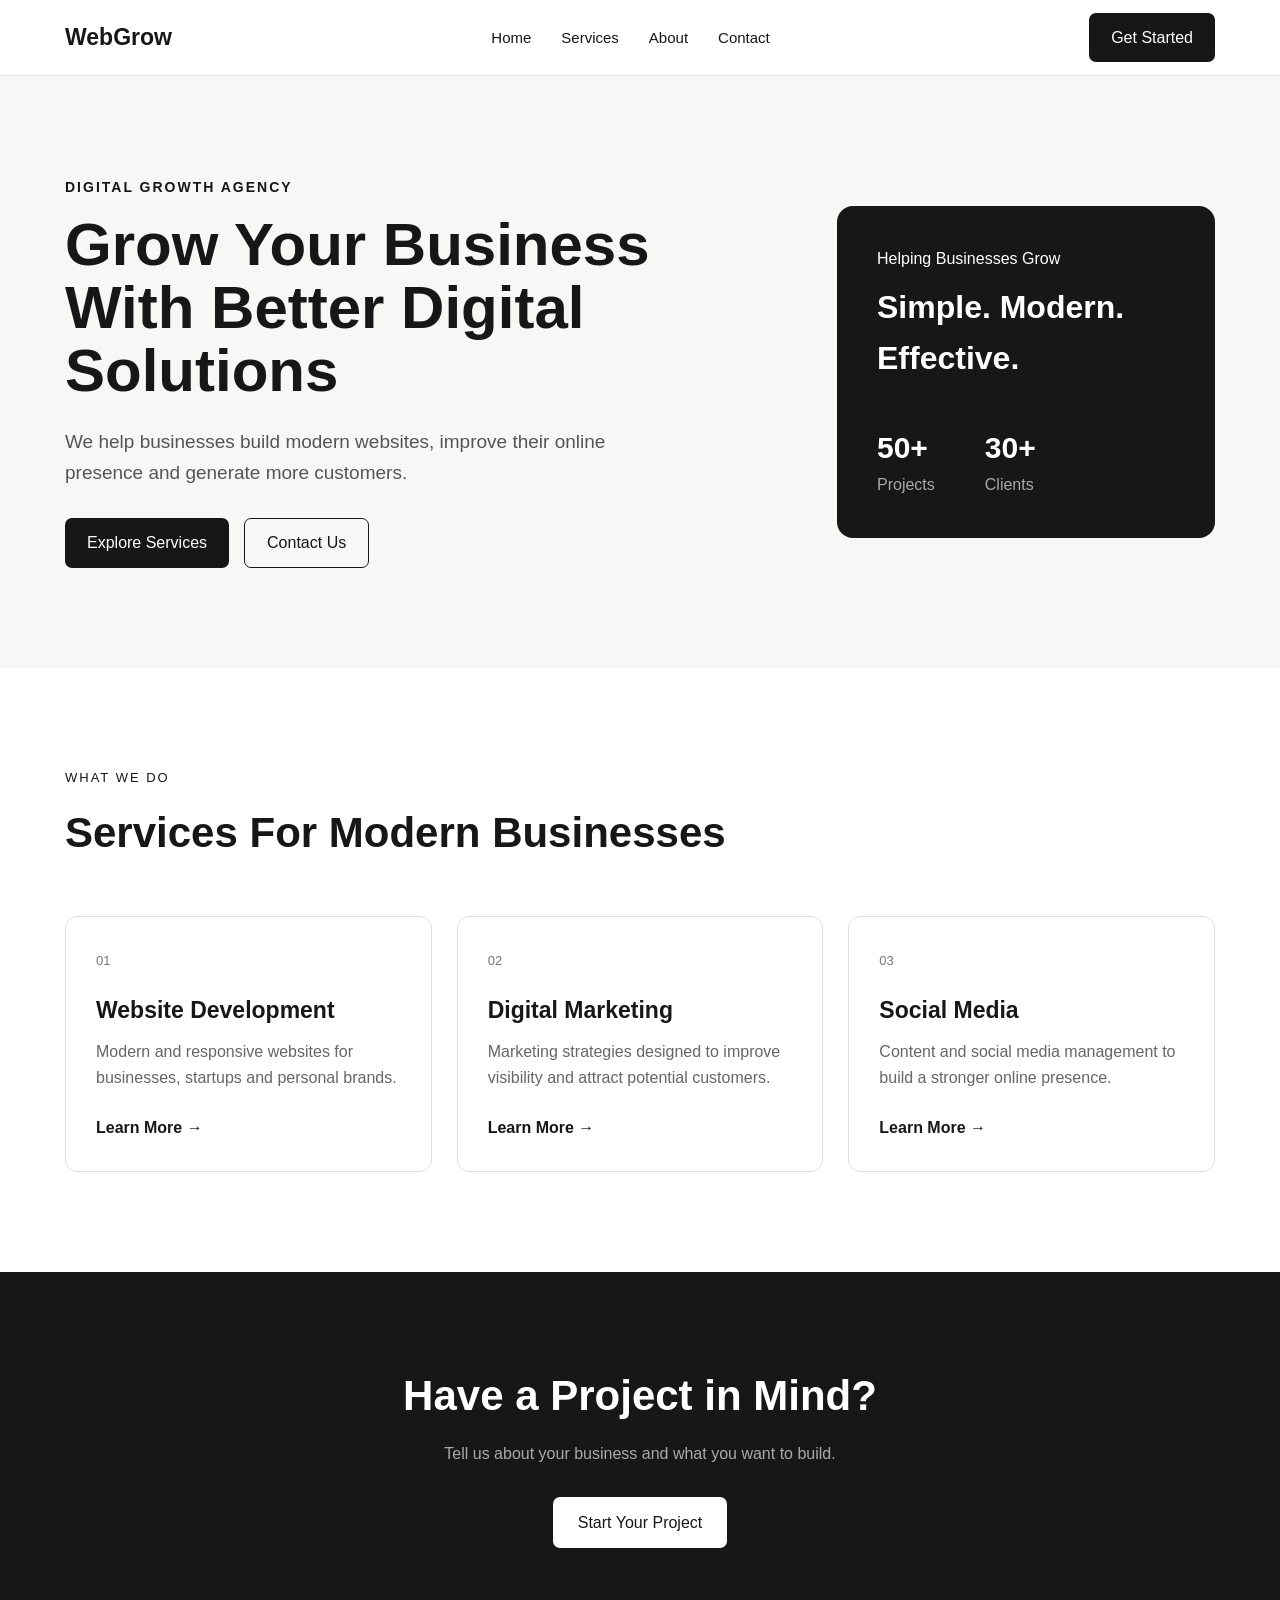
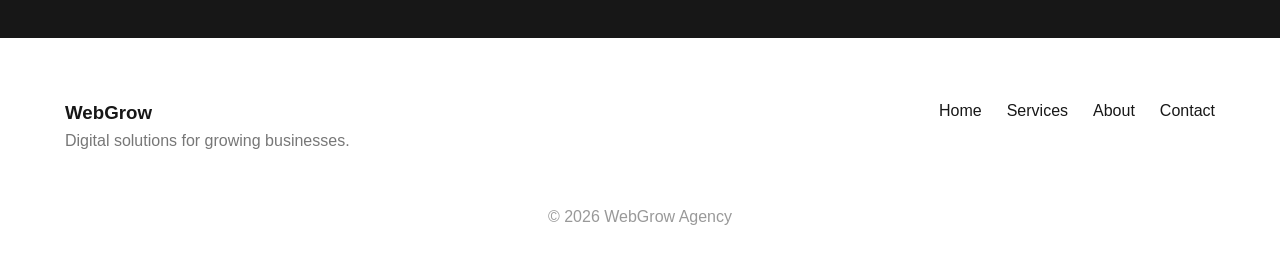
<file: index.html>
<!DOCTYPE html>
<html>
<head>
    <title>WebGrow Agency</title>
    <link rel="stylesheet" href="style.css">
    <!-- Google Tag Manager -->
<script>(function(w,d,s,l,i){w[l]=w[l]||[];w[l].push({'gtm.start':
new Date().getTime(),event:'gtm.js'});var f=d.getElementsByTagName(s)[0],
j=d.createElement(s),dl=l!='dataLayer'?'&l='+l:'';j.async=true;j.src=
'https://www.googletagmanager.com/gtm.js?id='+i+dl;f.parentNode.insertBefore(j,f);
})(window,document,'script','dataLayer','GTM-WK4CLGWX');</script>
<!-- End Google Tag Manager -->
</head>

<body>

<!-- Google Tag Manager (noscript) -->
<noscript><iframe src="https://www.googletagmanager.com/ns.html?id=GTM-WK4CLGWX"
height="0" width="0" style="display:none;visibility:hidden"></iframe></noscript>
<!-- End Google Tag Manager (noscript) -->

<header>
    <div class="container nav">
        <div class="logo">WebGrow</div>

        <nav>
            <a href="index.html">Home</a>
            <a href="service.html">Services</a>
            <a href="about.html">About</a>
            <a href="contact.html">Contact</a>
        </nav>

        <a href="lead.html" class="btn">Get Started</a>
    </div>
</header>


<section class="hero">
    <div class="container hero-content">

        <div class="hero-text">
            <p class="tag">Digital Growth Agency</p>

            <h1>
                Grow Your Business With Better Digital Solutions
            </h1>

            <p>
                We help businesses build modern websites, improve their
                online presence and generate more customers.
            </p>

            <div class="hero-buttons">
                <a href="service.html" class="btn">Explore Services</a>
                <a href="contact.html" class="btn-outline">Contact Us</a>
            </div>
        </div>

        <div class="hero-card">
            <p>Helping Businesses Grow</p>

            <h2>Simple. Modern. Effective.</h2>

            <div class="stats">
                <div>
                    <strong>50+</strong>
                    <span>Projects</span>
                </div>

                <div>
                    <strong>30+</strong>
                    <span>Clients</span>
                </div>
            </div>
        </div>

    </div>
</section>


<section class="section">
    <div class="container">

        <div class="section-heading">
            <p>What We Do</p>
            <h2>Services For Modern Businesses</h2>
        </div>

        <div class="cards">

            <div class="card">
                <span>01</span>
                <h3>Website Development</h3>
                <p>
                    Modern and responsive websites for businesses,
                    startups and personal brands.
                </p>

                <a href="service.html">Learn More →</a>
            </div>

            <div class="card">
                <span>02</span>
                <h3>Digital Marketing</h3>
                <p>
                    Marketing strategies designed to improve visibility
                    and attract potential customers.
                </p>

                <a href="service.html">Learn More →</a>
            </div>

            <div class="card">
                <span>03</span>
                <h3>Social Media</h3>
                <p>
                    Content and social media management to build a
                    stronger online presence.
                </p>

                <a href="service.html">Learn More →</a>
            </div>

        </div>
    </div>
</section>


<section class="cta">
    <div class="container">
        <h2>Have a Project in Mind?</h2>

        <p>
            Tell us about your business and what you want to build.
        </p>

        <a href="lead.html" class="btn-light">Start Your Project</a>
    </div>
</section>


<footer>
    <div class="container footer">

        <div>
            <h3>WebGrow</h3>
            <p>Digital solutions for growing businesses.</p>
        </div>

        <div>
            <a href="index.html">Home</a>
            <a href="service.html">Services</a>
            <a href="about.html">About</a>
            <a href="contact.html">Contact</a>
        </div>

    </div>

    <p class="copyright">
        © 2026 WebGrow Agency
    </p>
</footer>

</body>
</html>
</file>
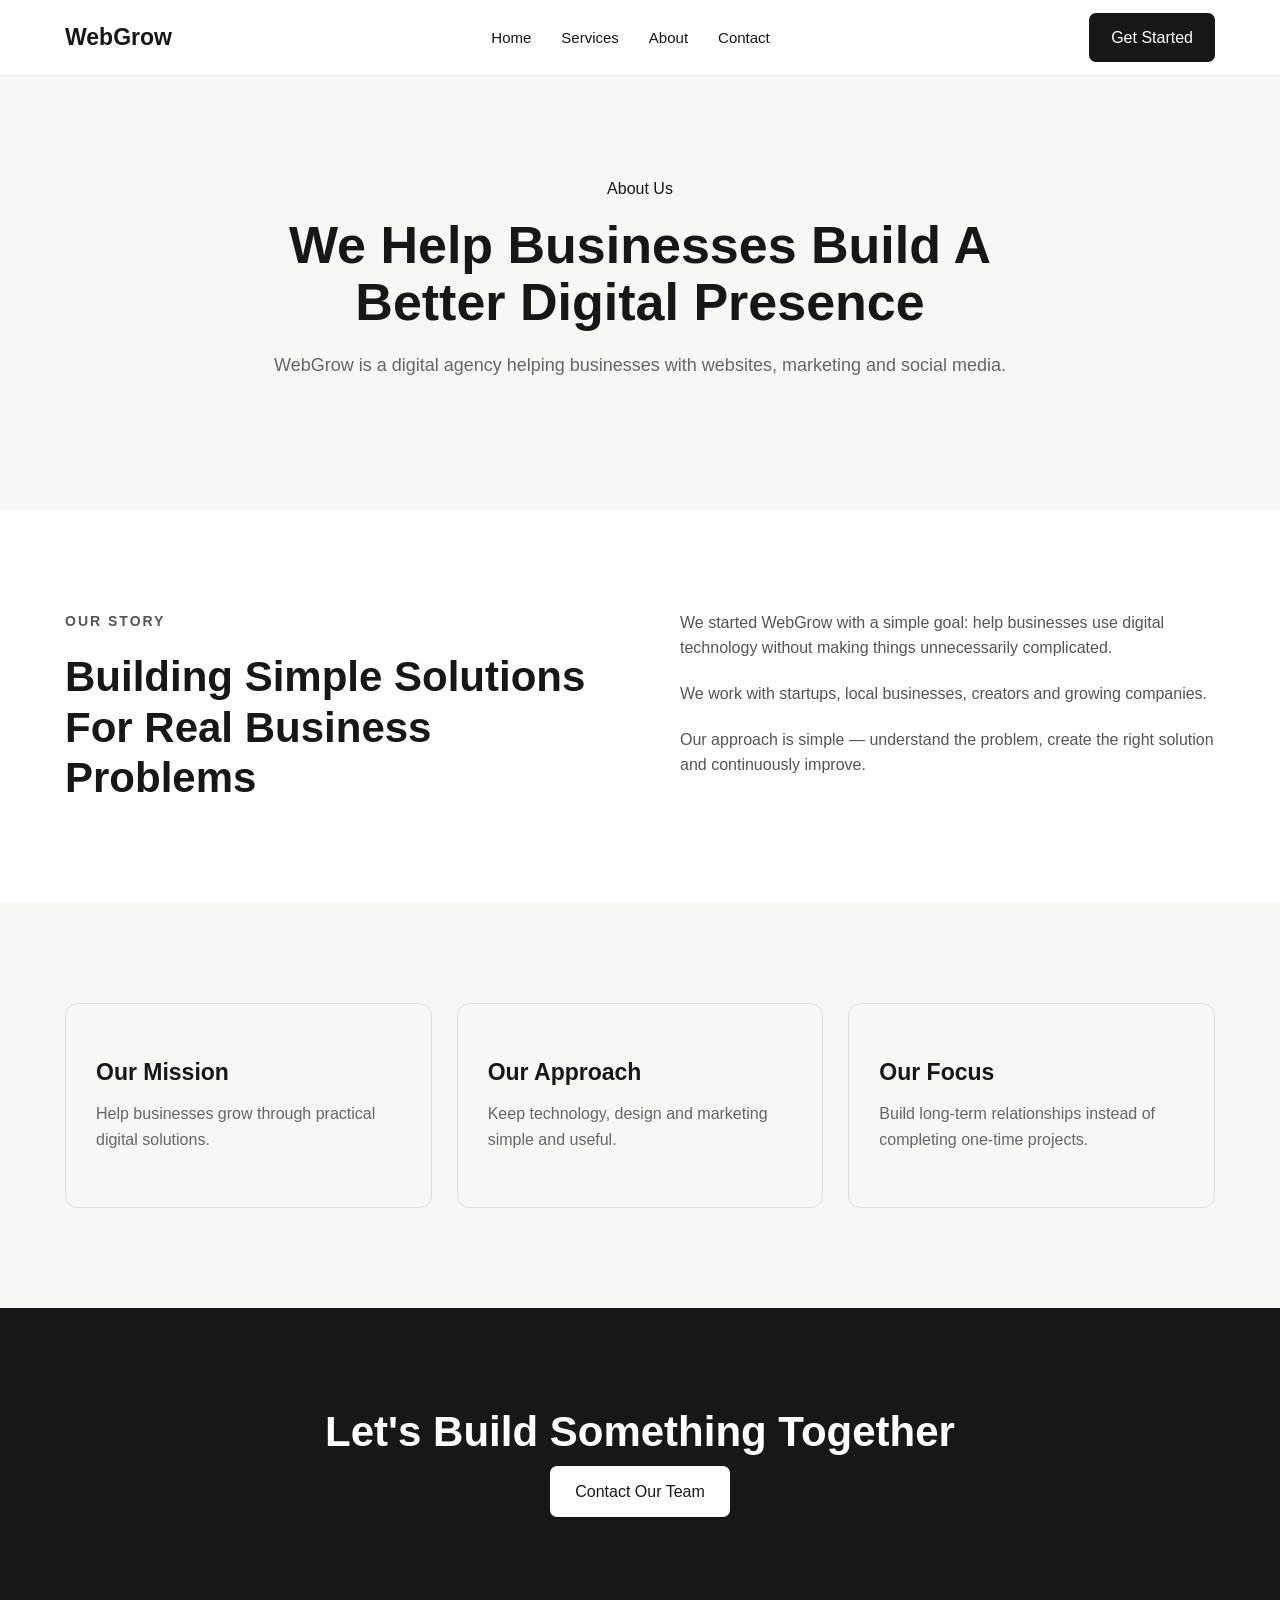
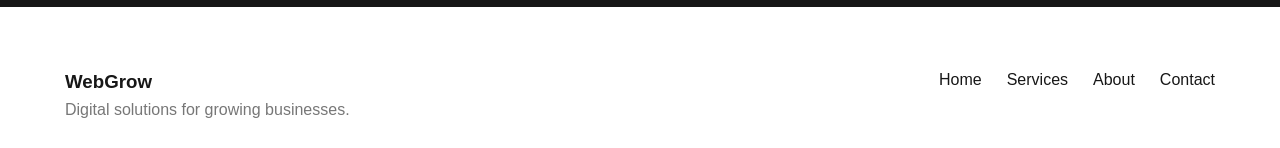
<file: about.html>
<!DOCTYPE html>
<html>

<head>
    <!-- Google Tag Manager -->
<script>(function(w,d,s,l,i){w[l]=w[l]||[];w[l].push({'gtm.start':
new Date().getTime(),event:'gtm.js'});var f=d.getElementsByTagName(s)[0],
j=d.createElement(s),dl=l!='dataLayer'?'&l='+l:'';j.async=true;j.src=
'https://www.googletagmanager.com/gtm.js?id='+i+dl;f.parentNode.insertBefore(j,f);
})(window,document,'script','dataLayer','GTM-WK4CLGWX');</script>
<!-- End Google Tag Manager -->
    <title>About Our Company</title>
    <link rel="stylesheet" href="style.css">
</head>

<body>
    <!-- Google Tag Manager (noscript) -->
<noscript><iframe src="https://www.googletagmanager.com/ns.html?id=GTM-WK4CLGWX"
height="0" width="0" style="display:none;visibility:hidden"></iframe></noscript>
<!-- End Google Tag Manager (noscript) -->

<header>

    <div class="container nav">

        <div class="logo">WebGrow</div>

        <nav>
            <a href="index.html">Home</a>
            <a href="service.html">Services</a>
            <a href="about.html">About</a>
            <a href="contact.html">Contact</a>
        </nav>

        <a href="lead.html" class="btn">Get Started</a>

    </div>

</header>


<section class="page-hero">

    <div class="container narrow">

        <p>About Us</p>

        <h1>
            We Help Businesses Build A Better Digital Presence
        </h1>

        <p>
            WebGrow is a digital agency helping businesses with
            websites, marketing and social media.
        </p>

    </div>

</section>


<section class="section">

    <div class="container about-grid">

        <div>

            <p class="tag">Our Story</p>

            <h2>
                Building Simple Solutions For Real Business Problems
            </h2>

        </div>

        <div>

            <p>
                We started WebGrow with a simple goal: help businesses
                use digital technology without making things
                unnecessarily complicated.
            </p>

            <p>
                We work with startups, local businesses, creators and
                growing companies.
            </p>

            <p>
                Our approach is simple — understand the problem,
                create the right solution and continuously improve.
            </p>

        </div>

    </div>

</section>


<section class="section grey">

    <div class="container">

        <div class="cards">

            <div class="card">
                <h3>Our Mission</h3>

                <p>
                    Help businesses grow through practical digital
                    solutions.
                </p>
            </div>


            <div class="card">
                <h3>Our Approach</h3>

                <p>
                    Keep technology, design and marketing simple and
                    useful.
                </p>
            </div>


            <div class="card">
                <h3>Our Focus</h3>

                <p>
                    Build long-term relationships instead of completing
                    one-time projects.
                </p>
            </div>

        </div>

    </div>

</section>


<section class="cta">

    <div class="container">

        <h2>Let's Build Something Together</h2>

        <a href="contact.html" class="btn-light">
            Contact Our Team
        </a>

    </div>

</section>


<footer>

    <div class="container footer">

        <div>
            <h3>WebGrow</h3>
            <p>Digital solutions for growing businesses.</p>
        </div>

        <div>
            <a href="index.html">Home</a>
            <a href="service.html">Services</a>
            <a href="about.html">About</a>
            <a href="contact.html">Contact</a>
        </div>

    </div>

</footer>

</body>

</html>
</file>
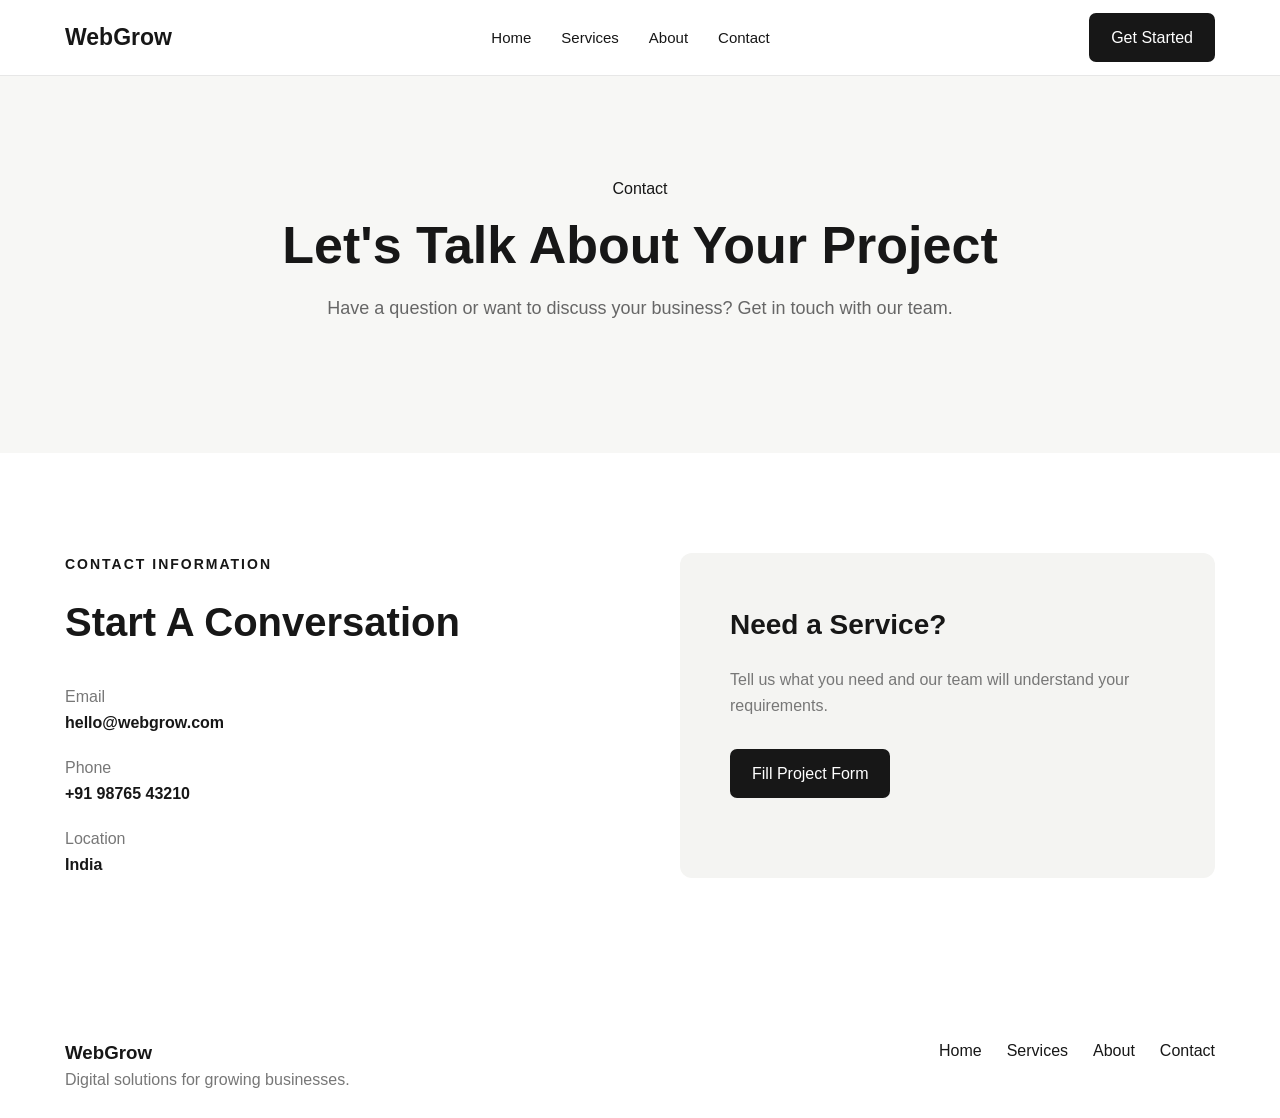
<file: contact.html>
<!DOCTYPE html>
<html>

<head>
    <!-- Google Tag Manager -->
    <script>(function(w,d,s,l,i){w[l]=w[l]||[];w[l].push({'gtm.start':
    new Date().getTime(),event:'gtm.js'});var f=d.getElementsByTagName(s)[0],
    j=d.createElement(s),dl=l!='dataLayer'?'&l='+l:'';j.async=true;j.src=
    'https://www.googletagmanager.com/gtm.js?id='+i+dl;f.parentNode.insertBefore(j,f);
    })(window,document,'script','dataLayer','GTM-WK4CLGWX');</script>
    <!-- End Google Tag Manager -->
    <title>Contact Us</title>
    <link rel="stylesheet" href="style.css">
</head>

<body>

    <!-- Google Tag Manager (noscript) -->
    <noscript><iframe src="https://www.googletagmanager.com/ns.html?id=GTM-WK4CLGWX"
    height="0" width="0" style="display:none;visibility:hidden"></iframe></noscript>
    <!-- End Google Tag Manager (noscript) -->

<header>

    <div class="container nav">

        <div class="logo">WebGrow</div>

        <nav>
            <a href="index.html">Home</a>
            <a href="service.html">Services</a>
            <a href="about.html">About</a>
            <a href="contact.html">Contact</a>
        </nav>

        <a href="lead.html" class="btn">Get Started</a>

    </div>

</header>


<section class="page-hero">

    <div class="container narrow">

        <p>Contact</p>

        <h1>Let's Talk About Your Project</h1>

        <p>
            Have a question or want to discuss your business?
            Get in touch with our team.
        </p>

    </div>

</section>


<section class="section">

    <div class="container contact-grid">

        <div>

            <p class="tag">Contact Information</p>

            <h2>Start A Conversation</h2>

            <p>
                Email
            </p>

            <strong>
                hello@webgrow.com
            </strong>

            <p>
                Phone
            </p>

            <strong>
                +91 98765 43210
            </strong>

            <p>
                Location
            </p>

            <strong>
                India
            </strong>

        </div>


        <div class="contact-box">

            <h3>Need a Service?</h3>

            <p>
                Tell us what you need and our team will understand your
                requirements.
            </p>

            <a href="lead.html" class="btn">
                Fill Project Form
            </a>

        </div>

    </div>

</section>


<footer>

    <div class="container footer">

        <div>
            <h3>WebGrow</h3>
            <p>Digital solutions for growing businesses.</p>
        </div>

        <div>
            <a href="index.html">Home</a>
            <a href="service.html">Services</a>
            <a href="about.html">About</a>
            <a href="contact.html">Contact</a>
        </div>

    </div>

</footer>

</body>
</html>
</file>
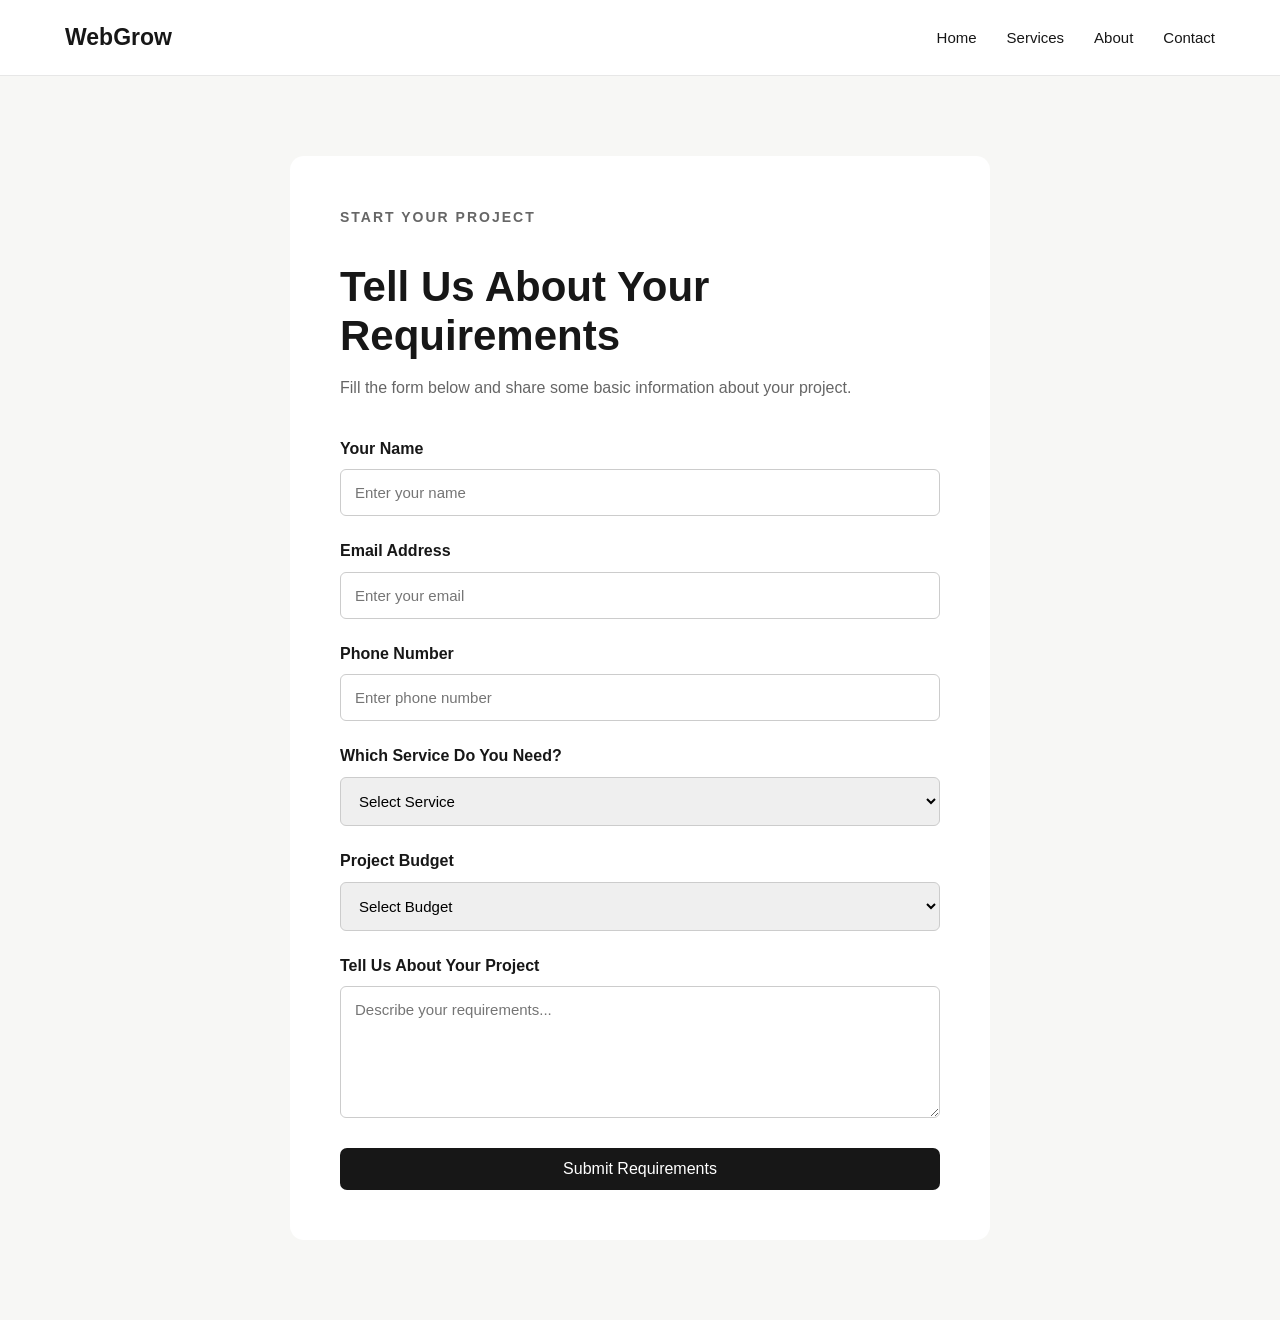
<file: lead.html>
<!DOCTYPE html>
<html>

<head>
    <!-- Google Tag Manager -->
    <script>(function(w,d,s,l,i){w[l]=w[l]||[];w[l].push({'gtm.start':
    new Date().getTime(),event:'gtm.js'});var f=d.getElementsByTagName(s)[0],
    j=d.createElement(s),dl=l!='dataLayer'?'&l='+l:'';j.async=true;j.src=
    'https://www.googletagmanager.com/gtm.js?id='+i+dl;f.parentNode.insertBefore(j,f);
    })(window,document,'script','dataLayer','GTM-WK4CLGWX');</script>
    <!-- End Google Tag Manager -->
    <title>Project Form</title>
    <link rel="stylesheet" href="style.css">
</head>

<body>

    <!-- Google Tag Manager (noscript) -->
    <noscript><iframe src="https://www.googletagmanager.com/ns.html?id=GTM-WK4CLGWX"
    height="0" width="0" style="display:none;visibility:hidden"></iframe></noscript>
    <!-- End Google Tag Manager (noscript) -->

<header>

    <div class="container nav">

        <div class="logo">WebGrow</div>

        <nav>
            <a href="index.html">Home</a>
            <a href="service.html">Services</a>
            <a href="about.html">About</a>
            <a href="contact.html">Contact</a>
        </nav>

    </div>

</header>


<section class="form-section">

    <div class="form-container">

        <p class="tag">Start Your Project</p>

        <h1>
            Tell Us About Your Requirements
        </h1>

        <p>
            Fill the form below and share some basic information
            about your project.
        </p>


        <form>

            <div class="form-group">

                <label>Your Name</label>

                <input
                    type="text"
                    placeholder="Enter your name"
                >

            </div>


            <div class="form-group">

                <label>Email Address</label>

                <input
                    type="email"
                    placeholder="Enter your email"
                >

            </div>


            <div class="form-group">

                <label>Phone Number</label>

                <input
                    type="tel"
                    placeholder="Enter phone number"
                >

            </div>


            <div class="form-group">

                <label>Which Service Do You Need?</label>

                <select>

                    <option>Select Service</option>
                    <option>Website Development</option>
                    <option>Digital Marketing</option>
                    <option>Social Media Marketing</option>
                    <option>Other</option>

                </select>

            </div>


            <div class="form-group">

                <label>Project Budget</label>

                <select>

                    <option>Select Budget</option>
                    <option>Below ₹10,000</option>
                    <option>₹10,000 - ₹25,000</option>
                    <option>₹25,000 - ₹50,000</option>
                    <option>Above ₹50,000</option>

                </select>

            </div>


            <div class="form-group">

                <label>Tell Us About Your Project</label>

                <textarea
                    placeholder="Describe your requirements..."
                    rows="6"
                ></textarea>

            </div>


            <button type="submit" class="btn form-btn">
                Submit Requirements
            </button>

        </form>

    </div>

</section>

</body>
</html>
</file>
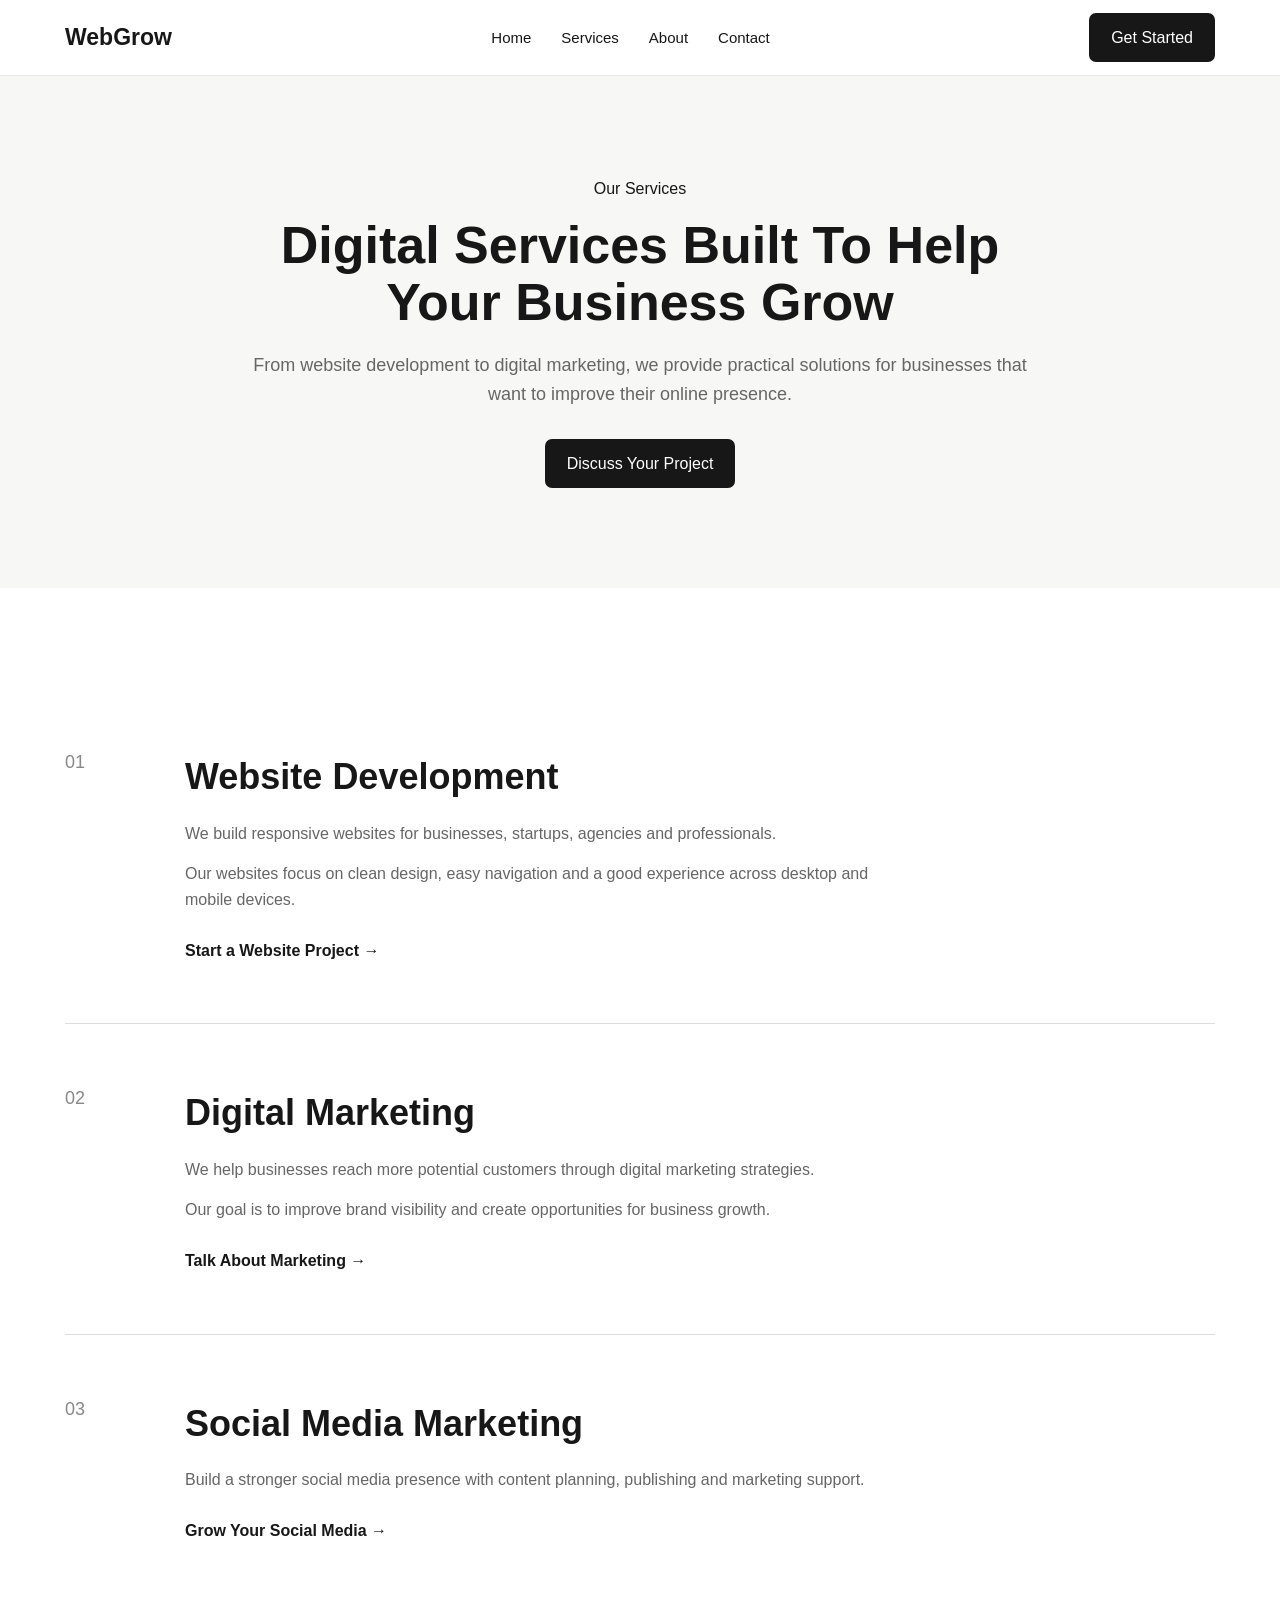
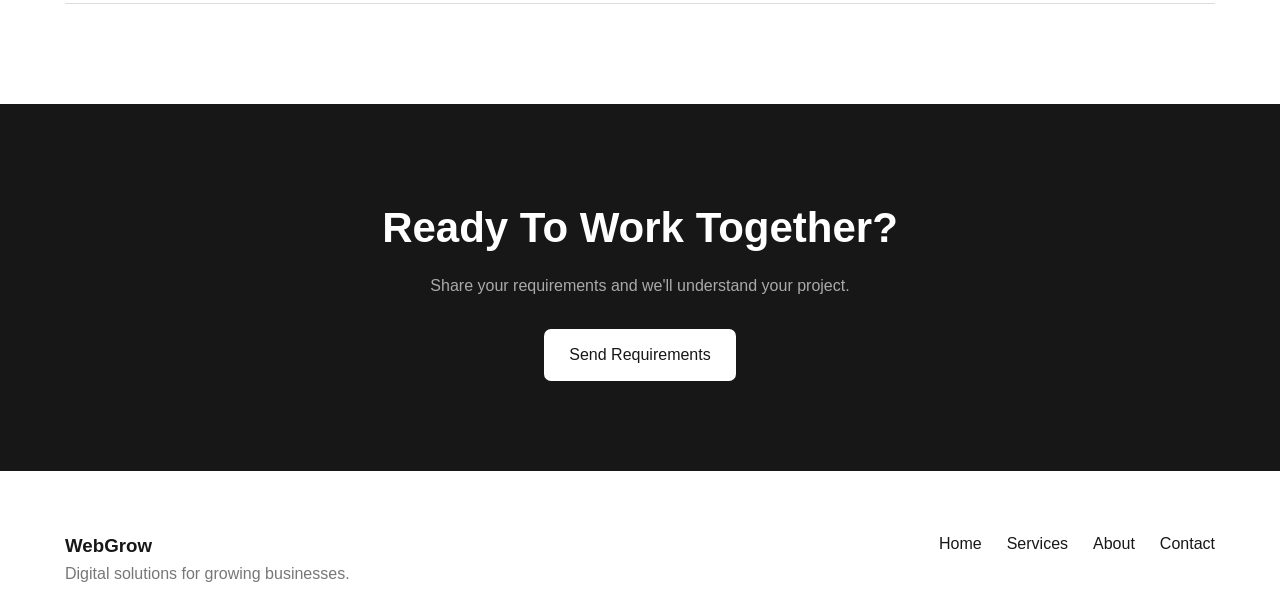
<file: service.html>
<!DOCTYPE html>
<html>
<head>
    <!-- Google Tag Manager -->
    <script>(function(w,d,s,l,i){w[l]=w[l]||[];w[l].push({'gtm.start':
    new Date().getTime(),event:'gtm.js'});var f=d.getElementsByTagName(s)[0],
    j=d.createElement(s),dl=l!='dataLayer'?'&l='+l:'';j.async=true;j.src=
    'https://www.googletagmanager.com/gtm.js?id='+i+dl;f.parentNode.insertBefore(j,f);
    })(window,document,'script','dataLayer','GTM-WK4CLGWX');</script>
    <!-- End Google Tag Manager -->
    <title>Our Services</title>
    <link rel="stylesheet" href="style.css">
</head>

<body>

    <!-- Google Tag Manager (noscript) -->
    <noscript><iframe src="https://www.googletagmanager.com/ns.html?id=GTM-WK4CLGWX"
    height="0" width="0" style="display:none;visibility:hidden"></iframe></noscript>
    <!-- End Google Tag Manager (noscript) -->

<header>
    <div class="container nav">

        <div class="logo">WebGrow</div>

        <nav>
            <a href="index.html">Home</a>
            <a href="service.html">Services</a>
            <a href="about.html">About</a>
            <a href="contact.html">Contact</a>
        </nav>

        <a href="lead.html" class="btn">Get Started</a>

    </div>
</header>


<section class="page-hero">

    <div class="container narrow">

        <p>Our Services</p>

        <h1>
            Digital Services Built To Help Your Business Grow
        </h1>

        <p>
            From website development to digital marketing, we provide
            practical solutions for businesses that want to improve
            their online presence.
        </p>

        <a href="lead.html" class="btn">
            Discuss Your Project
        </a>

    </div>

</section>


<section class="section">

    <div class="container">

        <div class="service-row">

            <div class="service-number">
                01
            </div>

            <div>
                <h2>Website Development</h2>

                <p>
                    We build responsive websites for businesses,
                    startups, agencies and professionals.
                </p>

                <p>
                    Our websites focus on clean design, easy navigation
                    and a good experience across desktop and mobile
                    devices.
                </p>

                <a href="lead.html">Start a Website Project →</a>
            </div>

        </div>


        <div class="service-row">

            <div class="service-number">
                02
            </div>

            <div>
                <h2>Digital Marketing</h2>

                <p>
                    We help businesses reach more potential customers
                    through digital marketing strategies.
                </p>

                <p>
                    Our goal is to improve brand visibility and create
                    opportunities for business growth.
                </p>

                <a href="lead.html">Talk About Marketing →</a>
            </div>

        </div>


        <div class="service-row">

            <div class="service-number">
                03
            </div>

            <div>
                <h2>Social Media Marketing</h2>

                <p>
                    Build a stronger social media presence with content
                    planning, publishing and marketing support.
                </p>

                <a href="lead.html">Grow Your Social Media →</a>
            </div>

        </div>

    </div>

</section>


<section class="cta">

    <div class="container">

        <h2>Ready To Work Together?</h2>

        <p>
            Share your requirements and we'll understand your project.
        </p>

        <a href="lead.html" class="btn-light">
            Send Requirements
        </a>

    </div>

</section>


<footer>

    <div class="container footer">

        <div>
            <h3>WebGrow</h3>
            <p>Digital solutions for growing businesses.</p>
        </div>

        <div>
            <a href="index.html">Home</a>
            <a href="service.html">Services</a>
            <a href="about.html">About</a>
            <a href="contact.html">Contact</a>
        </div>

    </div>

</footer>

</body>
</html>
</file>
<file: style.css>
* {
    margin: 0;
    padding: 0;
    box-sizing: border-box;
}

body {
    font-family: Arial, Helvetica, sans-serif;
    color: #171717;
    background: #ffffff;
    line-height: 1.6;
}

a {
    text-decoration: none;
    color: inherit;
}

.container {
    width: 90%;
    max-width: 1150px;
    margin: auto;
}

.narrow {
    max-width: 800px;
}

header {
    border-bottom: 1px solid #e7e7e7;
    background: white;
}

.nav {
    min-height: 75px;
    display: flex;
    align-items: center;
    justify-content: space-between;
}

.logo {
    font-size: 23px;
    font-weight: bold;
}

nav {
    display: flex;
    gap: 30px;
}

nav a {
    font-size: 15px;
}

nav a:hover {
    opacity: 0.6;
}

.btn {
    display: inline-block;
    padding: 12px 22px;
    background: #171717;
    color: white;
    border-radius: 7px;
    border: none;
    cursor: pointer;
}

.btn-outline {
    display: inline-block;
    padding: 11px 22px;
    border: 1px solid #171717;
    border-radius: 7px;
}

.hero {
    padding: 100px 0;
    background: #f7f7f5;
}

.hero-content {
    display: grid;
    grid-template-columns: 1.3fr 0.7fr;
    gap: 70px;
    align-items: center;
}

.tag {
    font-size: 14px;
    text-transform: uppercase;
    letter-spacing: 2px;
    margin-bottom: 15px;
    font-weight: bold;
}

.hero h1 {
    font-size: 60px;
    line-height: 1.05;
    max-width: 760px;
    margin-bottom: 25px;
}

.hero-text > p:not(.tag) {
    font-size: 19px;
    max-width: 600px;
    color: #555;
}

.hero-buttons {
    display: flex;
    gap: 15px;
    margin-top: 30px;
}

.hero-card {
    padding: 40px;
    background: #171717;
    color: white;
    border-radius: 16px;
}

.hero-card h2 {
    font-size: 32px;
    margin: 10px 0 40px;
}

.stats {
    display: flex;
    gap: 50px;
}

.stats div {
    display: flex;
    flex-direction: column;
}

.stats strong {
    font-size: 30px;
}

.stats span {
    color: #aaa;
}

.section {
    padding: 100px 0;
}

.grey {
    background: #f7f7f5;
}

.section-heading {
    margin-bottom: 50px;
}

.section-heading > p {
    text-transform: uppercase;
    letter-spacing: 2px;
    font-size: 13px;
}

.section-heading h2 {
    margin-top: 10px;
    font-size: 42px;
}

.cards {
    display: grid;
    grid-template-columns: repeat(3, 1fr);
    gap: 25px;
}

.card {
    border: 1px solid #dedede;
    border-radius: 12px;
    padding: 30px;
}

.card span {
    font-size: 13px;
    color: #777;
}

.card h3 {
    margin: 20px 0 10px;
    font-size: 23px;
}

.card p {
    color: #666;
    margin-bottom: 25px;
}

.card a {
    font-weight: bold;
}

.cta {
    padding: 90px 0;
    background: #171717;
    text-align: center;
    color: white;
}

.cta h2 {
    font-size: 42px;
}

.cta p {
    color: #aaa;
    margin: 12px 0 30px;
}

.btn-light {
    display: inline-block;
    background: white;
    color: #171717;
    padding: 13px 25px;
    border-radius: 7px;
}

footer {
    padding: 60px 0 25px;
}

.footer {
    display: flex;
    justify-content: space-between;
}

.footer p {
    color: #777;
}

.footer div:last-child {
    display: flex;
    gap: 25px;
}

.copyright {
    text-align: center;
    color: #999;
    margin-top: 50px;
}

.page-hero {
    padding: 100px 0;
    background: #f7f7f5;
    text-align: center;
}

.page-hero h1 {
    font-size: 52px;
    line-height: 1.1;
    margin: 15px 0 20px;
}

.page-hero > div > p:last-of-type {
    color: #666;
    font-size: 18px;
    margin-bottom: 30px;
}

.service-row {
    display: grid;
    grid-template-columns: 120px 1fr;
    padding: 60px 0;
    border-bottom: 1px solid #ddd;
}

.service-number {
    font-size: 18px;
    color: #888;
}

.service-row h2 {
    font-size: 36px;
    margin-bottom: 15px;
}

.service-row p {
    max-width: 700px;
    color: #666;
    margin-bottom: 15px;
}

.service-row a {
    display: inline-block;
    margin-top: 10px;
    font-weight: bold;
}

.about-grid {
    display: grid;
    grid-template-columns: 1fr 1fr;
    gap: 80px;
}

.about-grid h2 {
    font-size: 42px;
    line-height: 1.2;
}

.about-grid p {
    margin-bottom: 20px;
    color: #555;
}

.contact-grid {
    display: grid;
    grid-template-columns: 1fr 1fr;
    gap: 80px;
}

.contact-grid h2 {
    font-size: 40px;
    margin-bottom: 30px;
}

.contact-grid p:not(.tag) {
    color: #777;
    margin-top: 20px;
}

.contact-box {
    background: #f4f4f2;
    padding: 50px;
    border-radius: 12px;
}

.contact-box h3 {
    font-size: 28px;
}

.contact-box p {
    margin-bottom: 30px;
}

.form-section {
    padding: 80px 20px;
    background: #f7f7f5;
    min-height: calc(100vh - 75px);
}

.form-container {
    max-width: 700px;
    margin: auto;
    background: white;
    padding: 50px;
    border-radius: 14px;
}

.form-container h1 {
    font-size: 42px;
    line-height: 1.15;
    margin-bottom: 15px;
}

.form-container > p {
    color: #666;
    margin-bottom: 35px;
}

.form-group {
    margin-bottom: 22px;
}

.form-group label {
    display: block;
    margin-bottom: 8px;
    font-weight: bold;
}

.form-group input,
.form-group select,
.form-group textarea {
    width: 100%;
    padding: 14px;
    border: 1px solid #ccc;
    border-radius: 6px;
    font-family: inherit;
    font-size: 15px;
}

.form-group textarea {
    resize: vertical;
}

.form-btn {
    width: 100%;
    font-size: 16px;
}

@media (max-width: 800px) {

    nav {
        display: none;
    }

    .hero {
        padding: 70px 0;
    }

    .hero-content {
        grid-template-columns: 1fr;
    }

    .hero h1 {
        font-size: 42px;
    }

    .cards {
        grid-template-columns: 1fr;
    }

    .page-hero h1 {
        font-size: 40px;
    }

    .service-row {
        grid-template-columns: 1fr;
        gap: 20px;
    }

    .about-grid,
    .contact-grid {
        grid-template-columns: 1fr;
        gap: 40px;
    }

    .footer {
        flex-direction: column;
        gap: 30px;
    }

    .footer div:last-child {
        flex-wrap: wrap;
    }

    .form-container {
        padding: 30px 20px;
    }

    .form-container h1 {
        font-size: 34px;
    }
}
</file>
